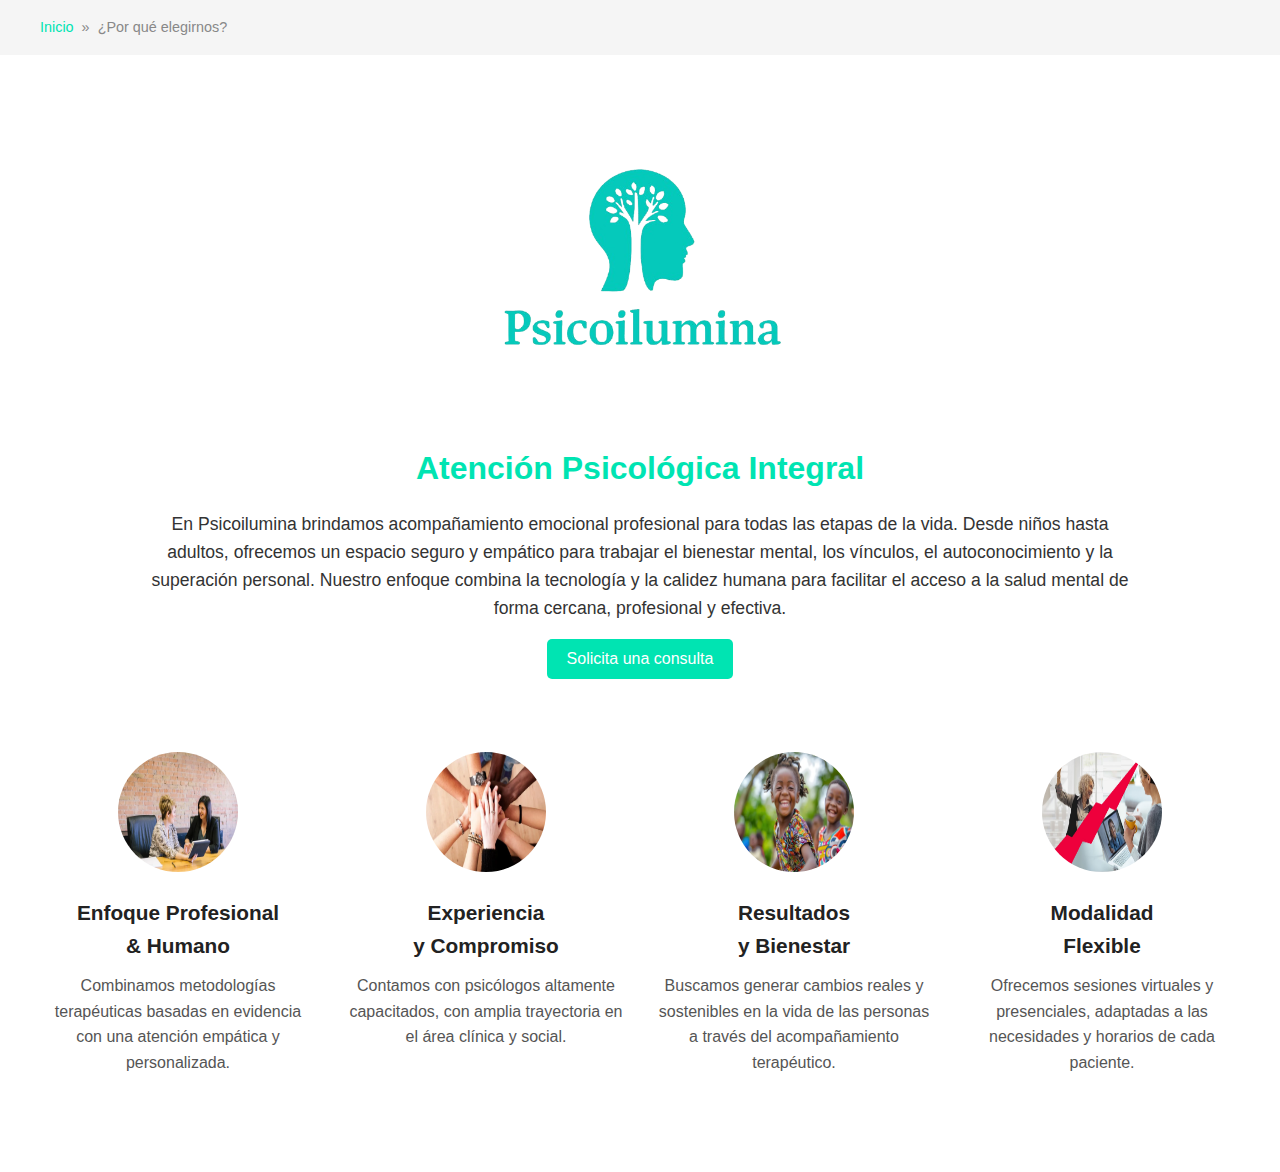
<file: por-que-elegirnos.html>
<!DOCTYPE html>
<html lang="es">
<head>
  <meta charset="UTF-8" />
  <meta name="viewport" content="width=device-width, initial-scale=1.0" />
  <title>¿Por qué elegirnos? - Psicolumina</title>
  <link rel="stylesheet" href="css/elegirnos.css" />
</head>
<body>

  <header class="header">
    <nav class="nav">
      <a href="index.html">Inicio</a>
      <span> » </span>
      <span>¿Por qué elegirnos?</span>
    </nav>
  </header>

  <main>
    <section class="intro">
      <div class="intro-icon">
        <img src="img/logo2-png.png" alt="Icono Psicología" />
      </div>
      <div class="intro-text">
        <h1>Atención Psicológica Integral</h1>
        <p>
          En Psicoilumina brindamos acompañamiento emocional profesional para todas las etapas de la vida. Desde niños hasta adultos, ofrecemos un espacio seguro y empático para trabajar el bienestar mental, los vínculos, el autoconocimiento y la superación personal. Nuestro enfoque combina la tecnología y la calidez humana para facilitar el acceso a la salud mental de forma cercana, profesional y efectiva.
        </p>
        <a href="index.html#Agen" class="btn">Solicita una consulta</a>
      </div>
    </section>

    <section class="razones">
      <div class="razon">
        <img src="img/Enfoque Profesional.webp" alt="Diseño y tecnología" />
        <h2>Enfoque Profesional<br />& Humano</h2>
        <p>Combinamos metodologías terapéuticas basadas en evidencia con una atención empática y personalizada.</p>
        
      </div>

      <div class="razon">
        <img src="img/Experiencia y comp.webp" alt="Confianza" />
        <h2>Experiencia<br />y Compromiso</h2>
        <p>Contamos con psicólogos altamente capacitados, con amplia trayectoria en el área clínica y social.</p>
        
      </div>

      <div class="razon">
        <img src="img/ninos-africanos.webp" alt="Resultados" />
        <h2>Resultados<br />y Bienestar</h2>
        <p>Buscamos generar cambios reales y sostenibles en la vida de las personas a través del acompañamiento terapéutico.</p>
       
      </div>

      <div class="razon">
        <img src="img/Flexible en psicologia.jpg" alt="Flexibilidad" />
        <h2>Modalidad<br />Flexible</h2>
        <p>Ofrecemos sesiones virtuales y presenciales, adaptadas a las necesidades y horarios de cada paciente.</p>
       
      </div>
    </section>
  </main>


</body>
</html>
</file>
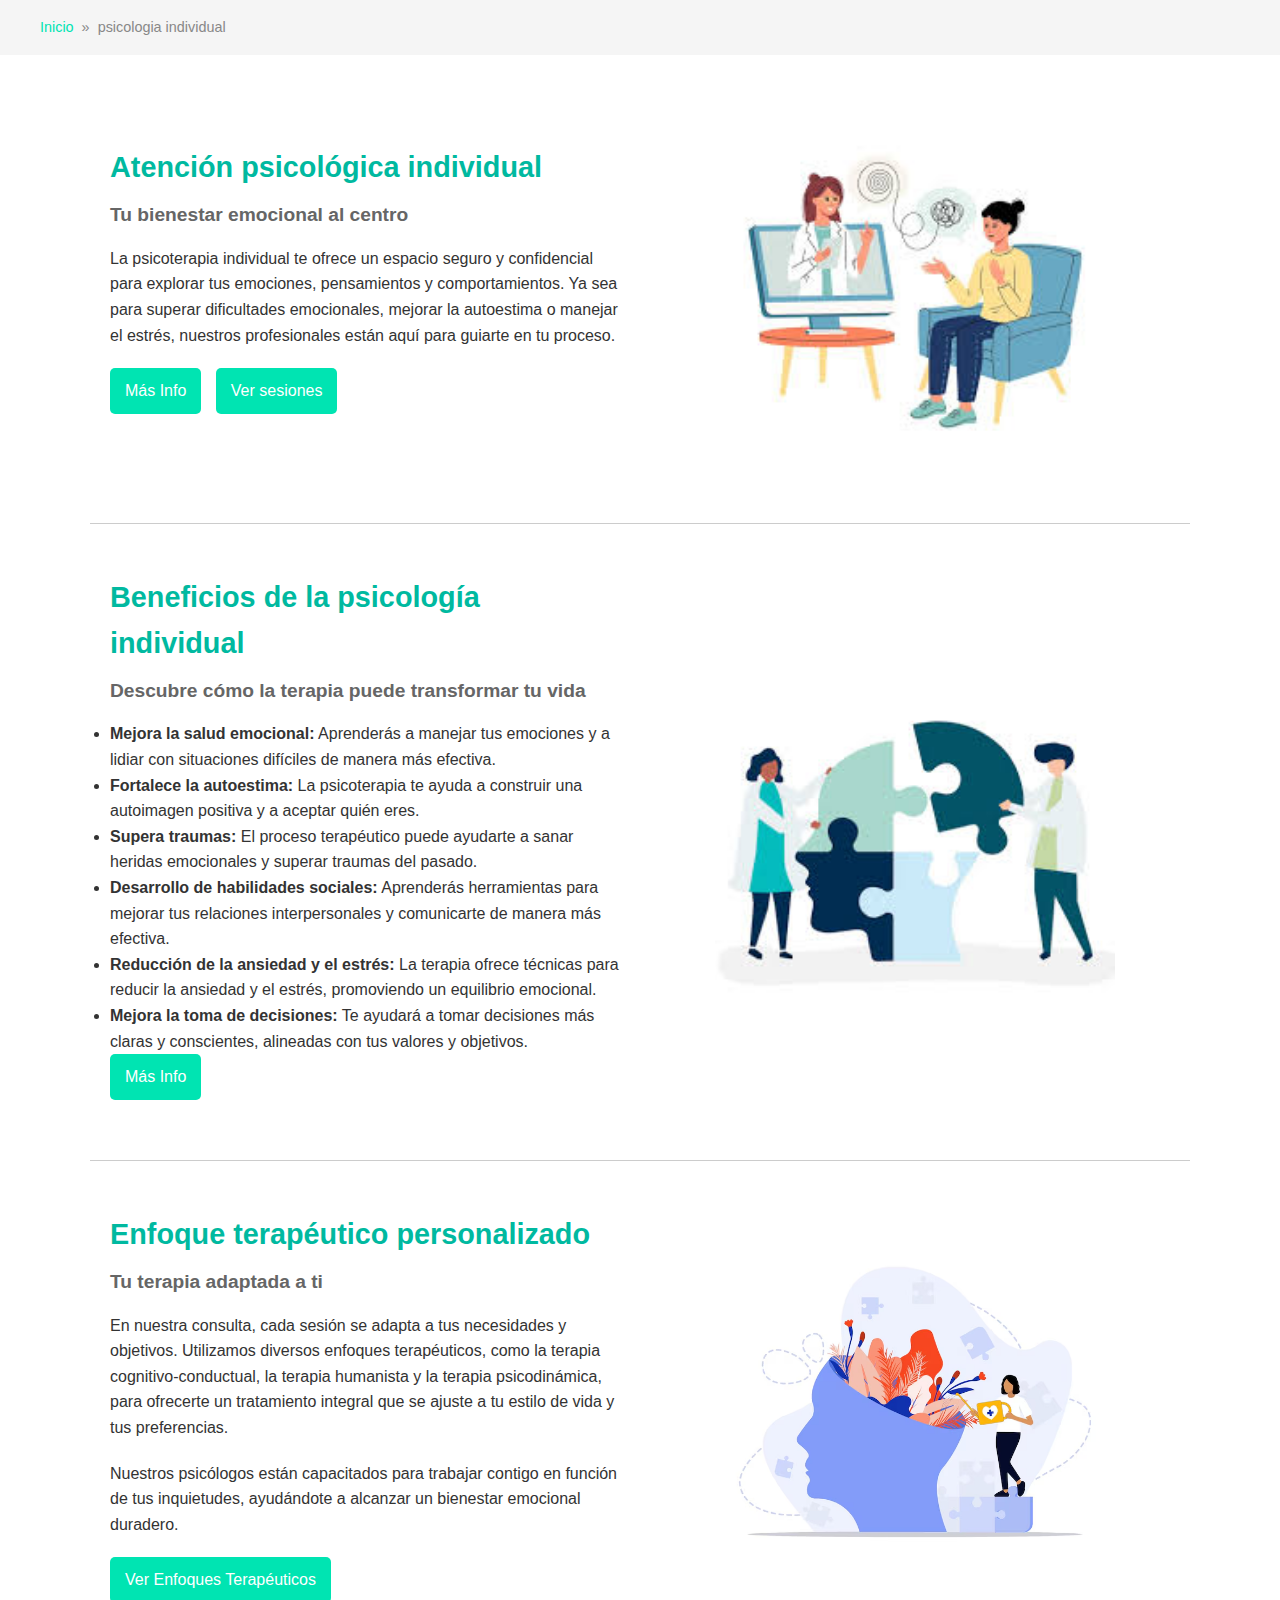
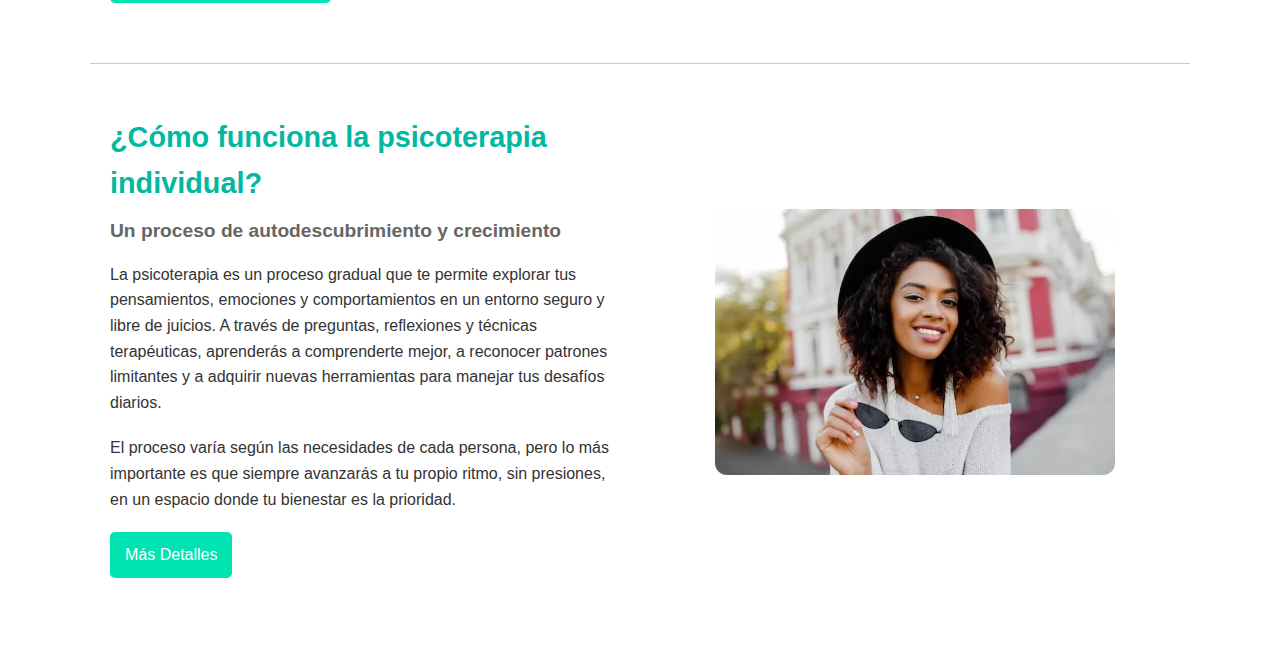
<file: psicoterapia-individual.html>
<!DOCTYPE html>
<html lang="es">
<head>
  <meta charset="UTF-8" />
  <meta name="viewport" content="width=device-width, initial-scale=1.0" />
  <title>Psicología Individual</title>
  <link rel="stylesheet" href="css/servicios.css" />
</head>
<body>
  <header class="header">
    <nav class="nav">
      <a href="index.html">Inicio</a>
      <span> » </span>
      <span>psicologia individual</span>
    </nav>
  </header>

  <main class="contenedor">
    <section class="bloque">
      <div class="texto">
        <h2>Atención psicológica individual</h2>
        <h3>Tu bienestar emocional al centro</h3>
        <p>
          La psicoterapia individual te ofrece un espacio seguro y confidencial para explorar tus emociones, pensamientos y comportamientos. Ya sea para superar dificultades emocionales, mejorar la autoestima o manejar el estrés, nuestros profesionales están aquí para guiarte en tu proceso.
        </p>
        <div class="botones">
          <a href="#" class="btn naranja">Más Info</a>
          <a href="#" class="btn verde">Ver sesiones</a>
        </div>
      </div>
      <div class="imagen">
        <img src="img/Psicoterapia en consulta.jpeg" alt="Psicoterapia en consulta" />
      </div>
    </section>

    <hr />

    <section class="bloque">
      <div class="texto">
        <h2>Beneficios de la psicología individual</h2>
        <h3>Descubre cómo la terapia puede transformar tu vida</h3>
        <ul>
          <li><strong>Mejora la salud emocional:</strong> Aprenderás a manejar tus emociones y a lidiar con situaciones difíciles de manera más efectiva.</li>
          <li><strong>Fortalece la autoestima:</strong> La psicoterapia te ayuda a construir una autoimagen positiva y a aceptar quién eres.</li>
          <li><strong>Supera traumas:</strong> El proceso terapéutico puede ayudarte a sanar heridas emocionales y superar traumas del pasado.</li>
          <li><strong>Desarrollo de habilidades sociales:</strong> Aprenderás herramientas para mejorar tus relaciones interpersonales y comunicarte de manera más efectiva.</li>
          <li><strong>Reducción de la ansiedad y el estrés:</strong> La terapia ofrece técnicas para reducir la ansiedad y el estrés, promoviendo un equilibrio emocional.</li>
          <li><strong>Mejora la toma de decisiones:</strong> Te ayudará a tomar decisiones más claras y conscientes, alineadas con tus valores y objetivos.</li>
        </ul>
        <a href="#" class="btn naranja">Más Info</a>
      </div>
      <div class="imagen">
        <img src="img/terapia centrada en pacientes.jpeg" alt="Terapia centrada en el paciente" />
      </div>
    </section>

    <hr />

    <section class="bloque">
      <div class="texto">
        <h2>Enfoque terapéutico personalizado</h2>
        <h3>Tu terapia adaptada a ti</h3>
        <p>
          En nuestra consulta, cada sesión se adapta a tus necesidades y objetivos. Utilizamos diversos enfoques terapéuticos, como la terapia cognitivo-conductual, la terapia humanista y la terapia psicodinámica, para ofrecerte un tratamiento integral que se ajuste a tu estilo de vida y tus preferencias.
        </p>
        <p>
          Nuestros psicólogos están capacitados para trabajar contigo en función de tus inquietudes, ayudándote a alcanzar un bienestar emocional duradero.
        </p>
        <a href="#" class="btn verde">Ver Enfoques Terapéuticos</a>
      </div>
      <div class="imagen">
        <img src="img/terapia personalizada.avif" alt="Terapia personalizada" />
      </div>
    </section>

    <hr />

    <section class="bloque">
      <div class="texto">
        <h2>¿Cómo funciona la psicoterapia individual?</h2>
        <h3>Un proceso de autodescubrimiento y crecimiento</h3>
        <p>
          La psicoterapia es un proceso gradual que te permite explorar tus pensamientos, emociones y comportamientos en un entorno seguro y libre de juicios. A través de preguntas, reflexiones y técnicas terapéuticas, aprenderás a comprenderte mejor, a reconocer patrones limitantes y a adquirir nuevas herramientas para manejar tus desafíos diarios.
        </p>
        <p>
          El proceso varía según las necesidades de cada persona, pero lo más importante es que siempre avanzarás a tu propio ritmo, sin presiones, en un espacio donde tu bienestar es la prioridad.
        </p>
        <a href="#" class="btn naranja">Más Detalles</a>
      </div>
      <div class="imagen">
        <img src="img/afro-risa.webp" alt="Psicoterapeuta guiando el proceso" />
      </div>
    </section>
  </main>
</body>
</html>
</file>
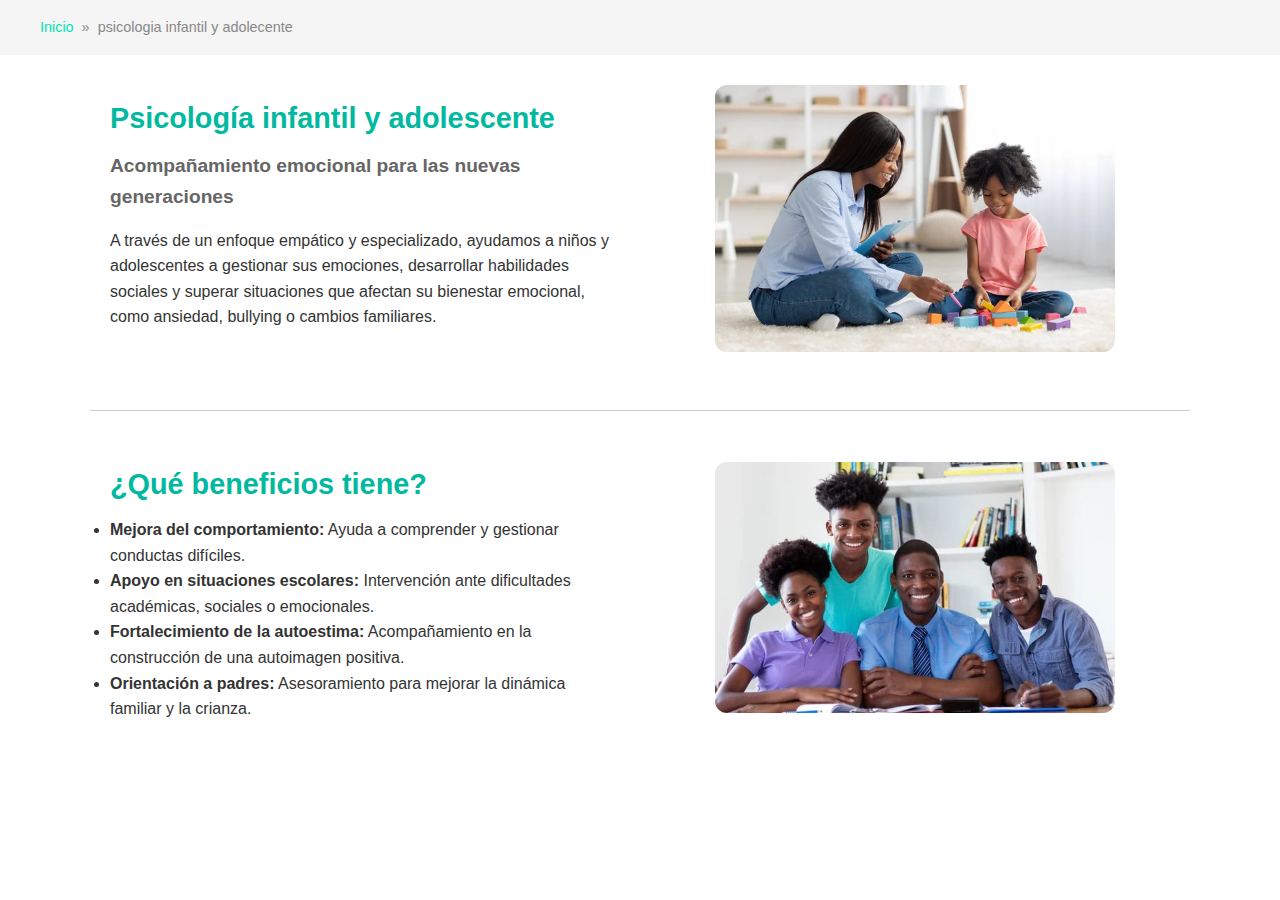
<file: terapia-infantil.html>
<!DOCTYPE html>
<html lang="es">
<head>
  <meta charset="UTF-8" />
  <meta name="viewport" content="width=device-width, initial-scale=1.0" />
  <title>Psicología Infantil y Adolescente</title>
  <link rel="stylesheet" href="css/servicios.css" />
</head>
<body>

  <header class="header">
    <nav class="nav">
      <a href="index.html">Inicio</a>
      <span> » </span>
      <span>psicologia infantil y adolecente</span>
    </nav>
  </header>
  <main class="contenedor">
    <section class="bloque">
      <div class="texto">
        <h2>Psicología infantil y adolescente</h2>
        <h3>Acompañamiento emocional para las nuevas generaciones</h3>
        <p>
          A través de un enfoque empático y especializado, ayudamos a niños y adolescentes a gestionar sus emociones, desarrollar habilidades sociales y superar situaciones que afectan su bienestar emocional, como ansiedad, bullying o cambios familiares.
        </p>
        
      </div>
      <div class="imagen">
        <img src="img/terapia infantil.jpg" alt="Psicología infantil" />
      </div>
    </section>

    <hr />

    <section class="bloque">
      <div class="texto">
        <h2>¿Qué beneficios tiene?</h2>
        <ul>
          <li><strong>Mejora del comportamiento:</strong> Ayuda a comprender y gestionar conductas difíciles.</li>
          <li><strong>Apoyo en situaciones escolares:</strong> Intervención ante dificultades académicas, sociales o emocionales.</li>
          <li><strong>Fortalecimiento de la autoestima:</strong> Acompañamiento en la construcción de una autoimagen positiva.</li>
          <li><strong>Orientación a padres:</strong> Asesoramiento para mejorar la dinámica familiar y la crianza.</li>
        </ul>
        
      </div>
      <div class="imagen">
        <img src="img/adolecentes terapia.jpg" alt="Niños y adolescentes en terapia" />
      </div>
    </section>
  </main>
</body>
</html>
</file>
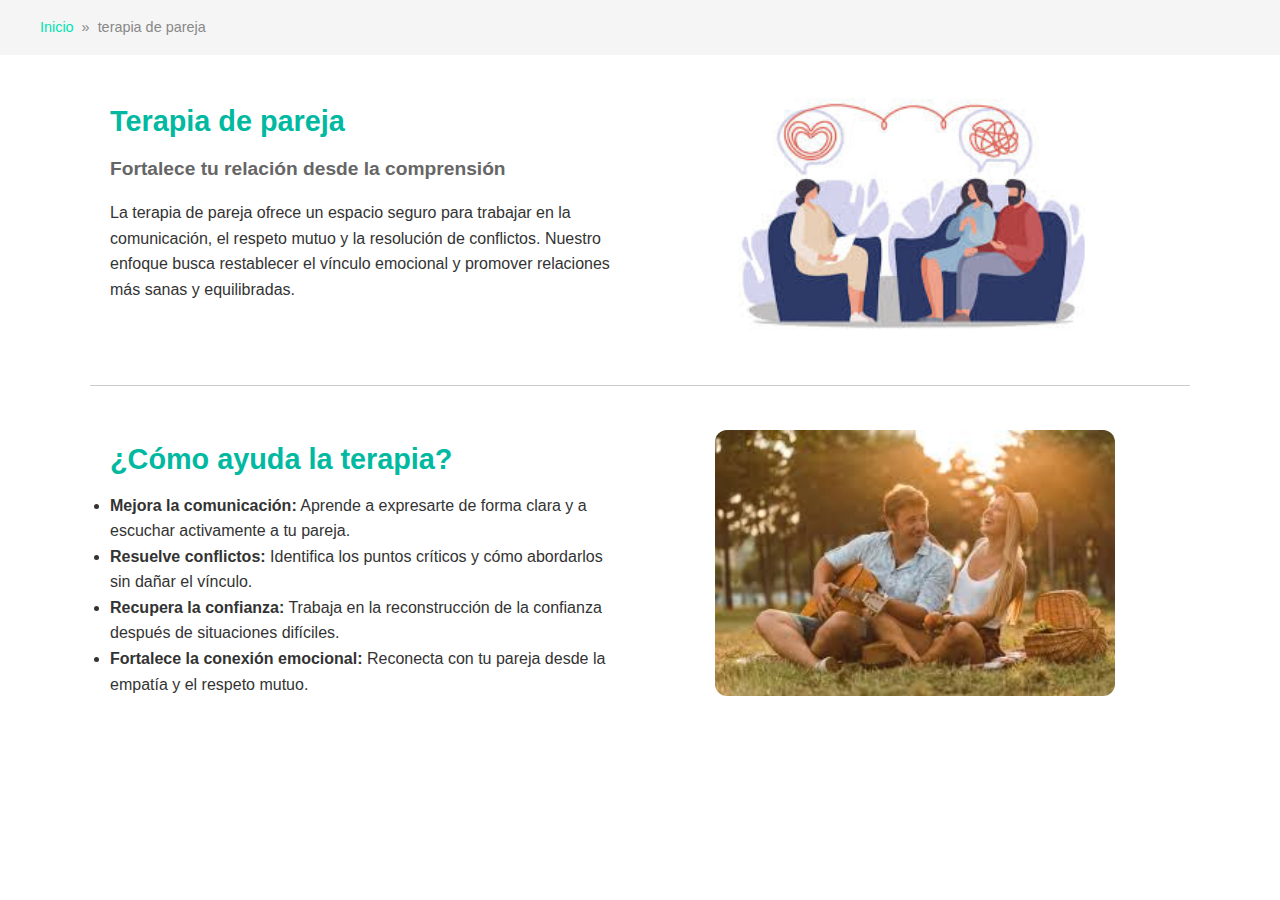
<file: terapia-pareja.html>
<!DOCTYPE html>
<html lang="es">
<head>
  <meta charset="UTF-8" />
  <meta name="viewport" content="width=device-width, initial-scale=1.0" />
  <title>Terapia de Pareja</title>
  <link rel="stylesheet" href="css/servicios.css" />
</head>
<body>
  <header class="header">
    <nav class="nav">
      <a href="index.html">Inicio</a>
      <span> » </span>
      <span>terapia de pareja</span>
    </nav>
  </header>
  <main class="contenedor">
    <section class="bloque">
      <div class="texto">
        <h2>Terapia de pareja</h2>
        <h3>Fortalece tu relación desde la comprensión</h3>
        <p>
          La terapia de pareja ofrece un espacio seguro para trabajar en la comunicación, el respeto mutuo y la resolución de conflictos. Nuestro enfoque busca restablecer el vínculo emocional y promover relaciones más sanas y equilibradas.
        </p>
       
      </div>
      <div class="imagen">
        <img src="img/Terapia de pareja.jpeg" alt="Terapia de pareja" />
      </div>
    </section>

    <hr />

    <section class="bloque">
      <div class="texto">
        <h2>¿Cómo ayuda la terapia?</h2>
        <ul>
          <li><strong>Mejora la comunicación:</strong> Aprende a expresarte de forma clara y a escuchar activamente a tu pareja.</li>
          <li><strong>Resuelve conflictos:</strong> Identifica los puntos críticos y cómo abordarlos sin dañar el vínculo.</li>
          <li><strong>Recupera la confianza:</strong> Trabaja en la reconstrucción de la confianza después de situaciones difíciles.</li>
          <li><strong>Fortalece la conexión emocional:</strong> Reconecta con tu pareja desde la empatía y el respeto mutuo.</li>
        </ul>
      </div>
      <div class="imagen">
        <img src="img/Relación-saludable.jpeg" alt="Relación de pareja saludable" />
      </div>
    </section>
  </main>
</body>
</html>
</file>
<file: css/elegirnos.css>
/* estilos.css */
* {
  box-sizing: border-box;
  margin: 0;
  padding: 0;
}

body {
  font-family: 'Segoe UI', sans-serif;
  line-height: 1.6;
  background-color: #fff;
  color: #333;
}

.header {
  background: #f5f5f5;
  padding: 1rem;
}

.nav {
  max-width: 1200px;
  margin: auto;
  display: flex;
  gap: 0.5rem;
  font-size: 0.9rem;
  color: #888;
}

.nav a {
  color: #00e4b2;
  text-decoration: none;
}

main {
  padding: 2rem 1rem;
}

.intro {
  display: flex;
  flex-direction: column;
  align-items: center;
  text-align: center;
  max-width: 1000px;
  margin: auto;
  padding: 2rem 0;
}

.intro-icon img {
  width: 300px;
  height: auto;
  margin-bottom: 1rem;
}

.intro-text h1 {
  font-size: 2rem;
  margin-bottom: 1rem;
  color: #00e4b2;
}

.intro-text p {
  font-size: 1.1rem;
  margin-bottom: 1.5rem;
}

.btn {
  background-color: #00e4b2;
  color: white;
  padding: 0.7rem 1.2rem;
  border: none;
  border-radius: 5px;
  text-decoration: none;
}

.razones {
  display: grid;
  grid-template-columns: repeat(auto-fit, minmax(250px, 1fr));
  gap: 2rem;
  max-width: 1200px;
  margin: 3rem auto;
  text-align: center;
}

.razon img {
  width: 120px;
  height: 120px;
  border-radius: 50%;
  margin-bottom: 1rem;
}

.razon h2 {
  font-size: 1.3rem;
  margin-bottom: 0.7rem;
  color: #222;
}

.razon p {
  font-size: 1rem;
  color: #555;
  margin-bottom: 1rem;
}
</file>
<file: css/servicios.css>
* {
  box-sizing: border-box;
  margin: 0;
  padding: 0;
}

body {
  font-family: 'Segoe UI', sans-serif;
  background: #fff;
  color: #333;
  line-height: 1.6;
}

.header {
  background: #f5f5f5;
  padding: 1rem;
}

.nav {
  max-width: 1200px;
  margin: auto;
  display: flex;
  gap: 0.5rem;
  font-size: 0.9rem;
  color: #888;
}

.nav a {
  color: #00e4b2;
  text-decoration: none;
}

.contenedor {
  width: 90%;
  max-width: 1100px;
  margin: auto;
  padding: 20px 0;
}

.bloque {
  display: flex;
  flex-wrap: wrap;
  align-items: center;
  justify-content: space-between;
  margin-bottom: 40px;
}

.texto {
  flex: 1 1 45%;
  padding: 20px;
}

.imagen {
  flex: 1 1 45%;
  text-align: center;
}

.imagen img {
  width: 100%;
  max-width: 400px;
  height: auto;
  border-radius: 12px;
}

h2 {
  font-size: 1.8rem;
  color: #00b9a0;
  margin-bottom: 10px;
}

h3 {
  font-size: 1.2rem;
  color: #666;
  margin-bottom: 15px;
}

p {
  margin-bottom: 20px;
}

.btn {
  display: inline-block;
  padding: 10px 15px;
  border-radius: 5px;
  text-decoration: none;
  color: white;
  margin-right: 10px;
  transition: background 0.3s ease;
}

.btn.naranja {
  background-color: #00e4b2;
}

.btn.naranja:hover {
  background-color: #02ca8e;
}

.btn.verde {
  background-color: #00e4b2;
}

.btn.verde:hover {
  background-color: #02ca8e;
}

hr {
  border: none;
  border-top: 1px solid #ccc;
  margin: 30px 0;
}

@media (max-width: 768px) {
  .bloque {
    flex-direction: column;
  }

  .texto, .imagen {
    flex: 1 1 100%;
  }

  .imagen {
    margin-top: 20px;
  }
}
</file>
